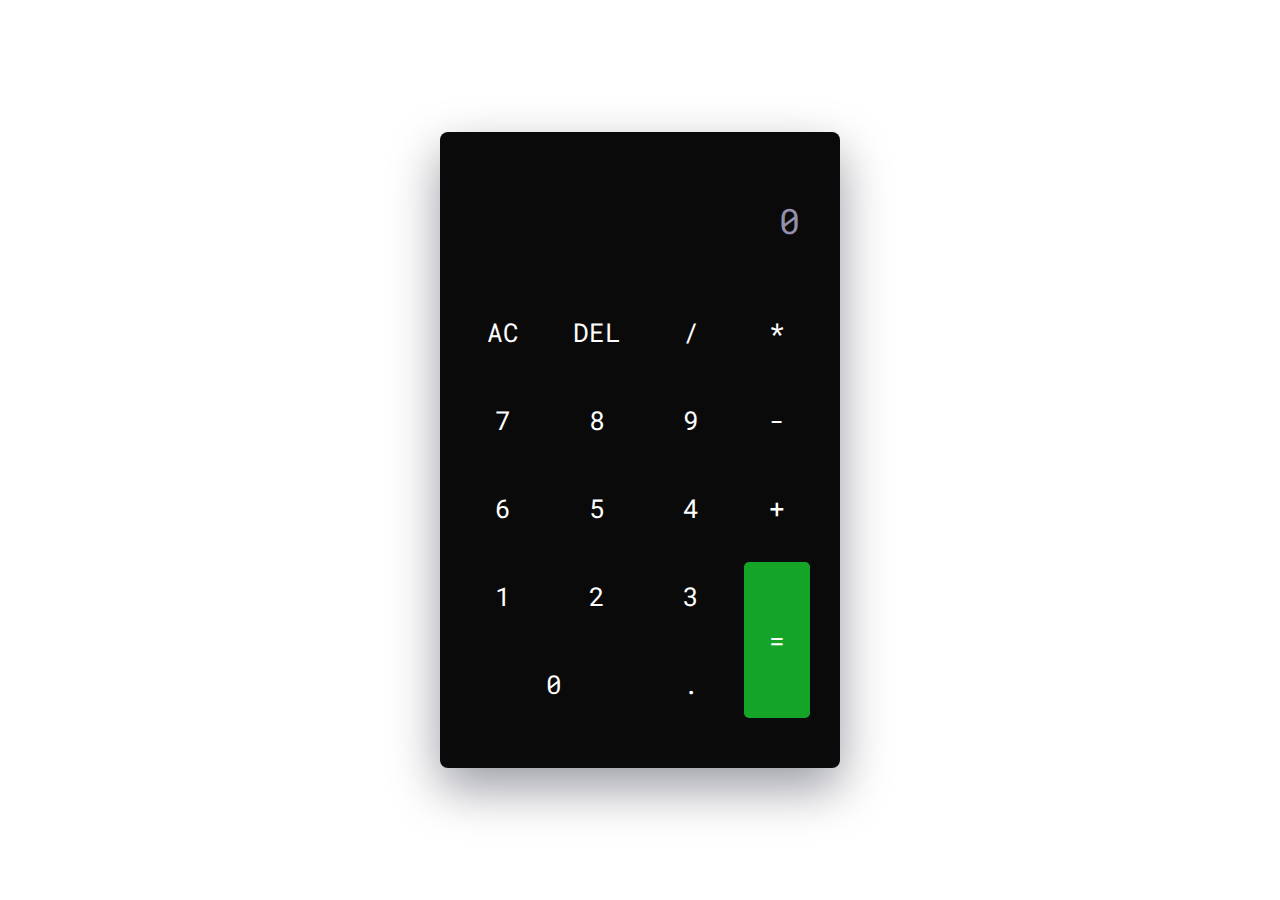
<file: Task3/index.html>
<!DOCTYPE html>
<html lang="en">
  <head>
    <meta name="viewport" content="width=device-width, initial-scale=1.0" />
    <title>Calculator</title>
  
    <link
      href="https://fonts.googleapis.com/css2?family=Roboto+Mono:wght@500&display=swap"
      rel="stylesheet"/>
  
    <link rel="stylesheet" href="style.css" />
  </head>
  <body>
    <div class="calculator">
      <div class="display">
        <input type="text" placeholder="0" id="input" disabled />
      </div>
      <div class="buttons">

        <input type="button" value="AC" id="clear" />
      
        <input type="button" value="DEL" id="erase" />
        <input type="button" value="/" class="input-button" />
        <input type="button" value="*" class="input-button" />

        <input type="button" value="7" class="input-button" />
        <input type="button" value="8" class="input-button" />
        <input type="button" value="9" class="input-button" />
        <input type="button" value="-" class="input-button" />

        <input type="button" value="6" class="input-button" />
        <input type="button" value="5" class="input-button" />
        <input type="button" value="4" class="input-button" />
        <input type="button" value="+" class="input-button" />

        <input type="button" value="1" class="input-button" />
        <input type="button" value="2" class="input-button" />
        <input type="button" value="3" class="input-button" />

        <input type="button" value="=" id="equal" />
        <input type="button" value="0" class="input-button" />
        <input type="button" value="." class="input-button" />
      </div>
    </div>
  
    <script src="script.js"></script>
  </body>
</html>
</file>
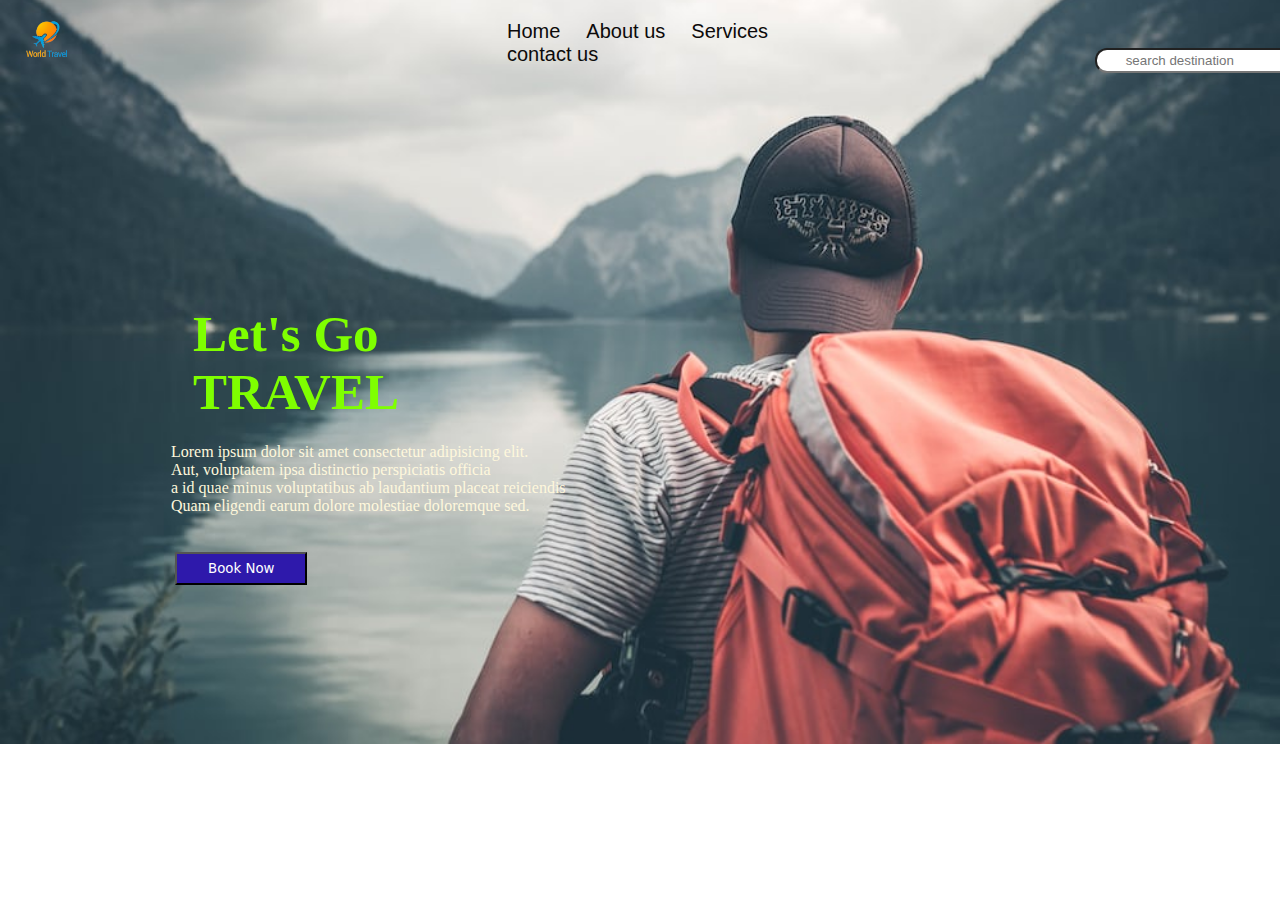
<file: Task1/landing.html>
<!DOCTYPE html>
<html lang="en">
<head>
    <meta charset="UTF-8">
    <meta http-equiv="X-UA-Compatible" content="IE=edge">
    <meta name="viewport" content="width=device-width, initial-scale=1.0">
    <title>World Travel</title>
    <link rel="stylesheet" href="./landing.css">
    <link rel="icon" href="./icon.jpg" type="image/jpeg">
</head>
<body>
    <header>
 

        <div class="left">
    

            <img src="./travel.png" alt="">
     </div>
 
 
   <nav class="navbar">
 <ul>
     
   <li><a href="#">Home</a></li>
   <li><a href="#">About us</a></li>
   <li><a href="#">Services</a></li>
   <li><a href="#">contact us</a></li>
 </ul>
 
<form>
   <div class="search">
 
   <input type="text" name="myname" placeholder=" search destination">
   </div>

   </nav>
         
    </header>
    
       <div class="content">

        <h4>Let's Go <br>TRAVEL</h4>
        <p>Lorem ipsum dolor sit amet consectetur adipisicing elit.<br> Aut, voluptatem ipsa distinctio perspiciatis officia<br> a id quae minus voluptatibus ab laudantium placeat reiciendis<br> Quam eligendi earum dolore molestiae doloremque sed.</p>

        
        <div class="final">
        <button class="btn">Book Now</button>
        </div>
</form>
    </div>
  
</body>
</html>
</file>
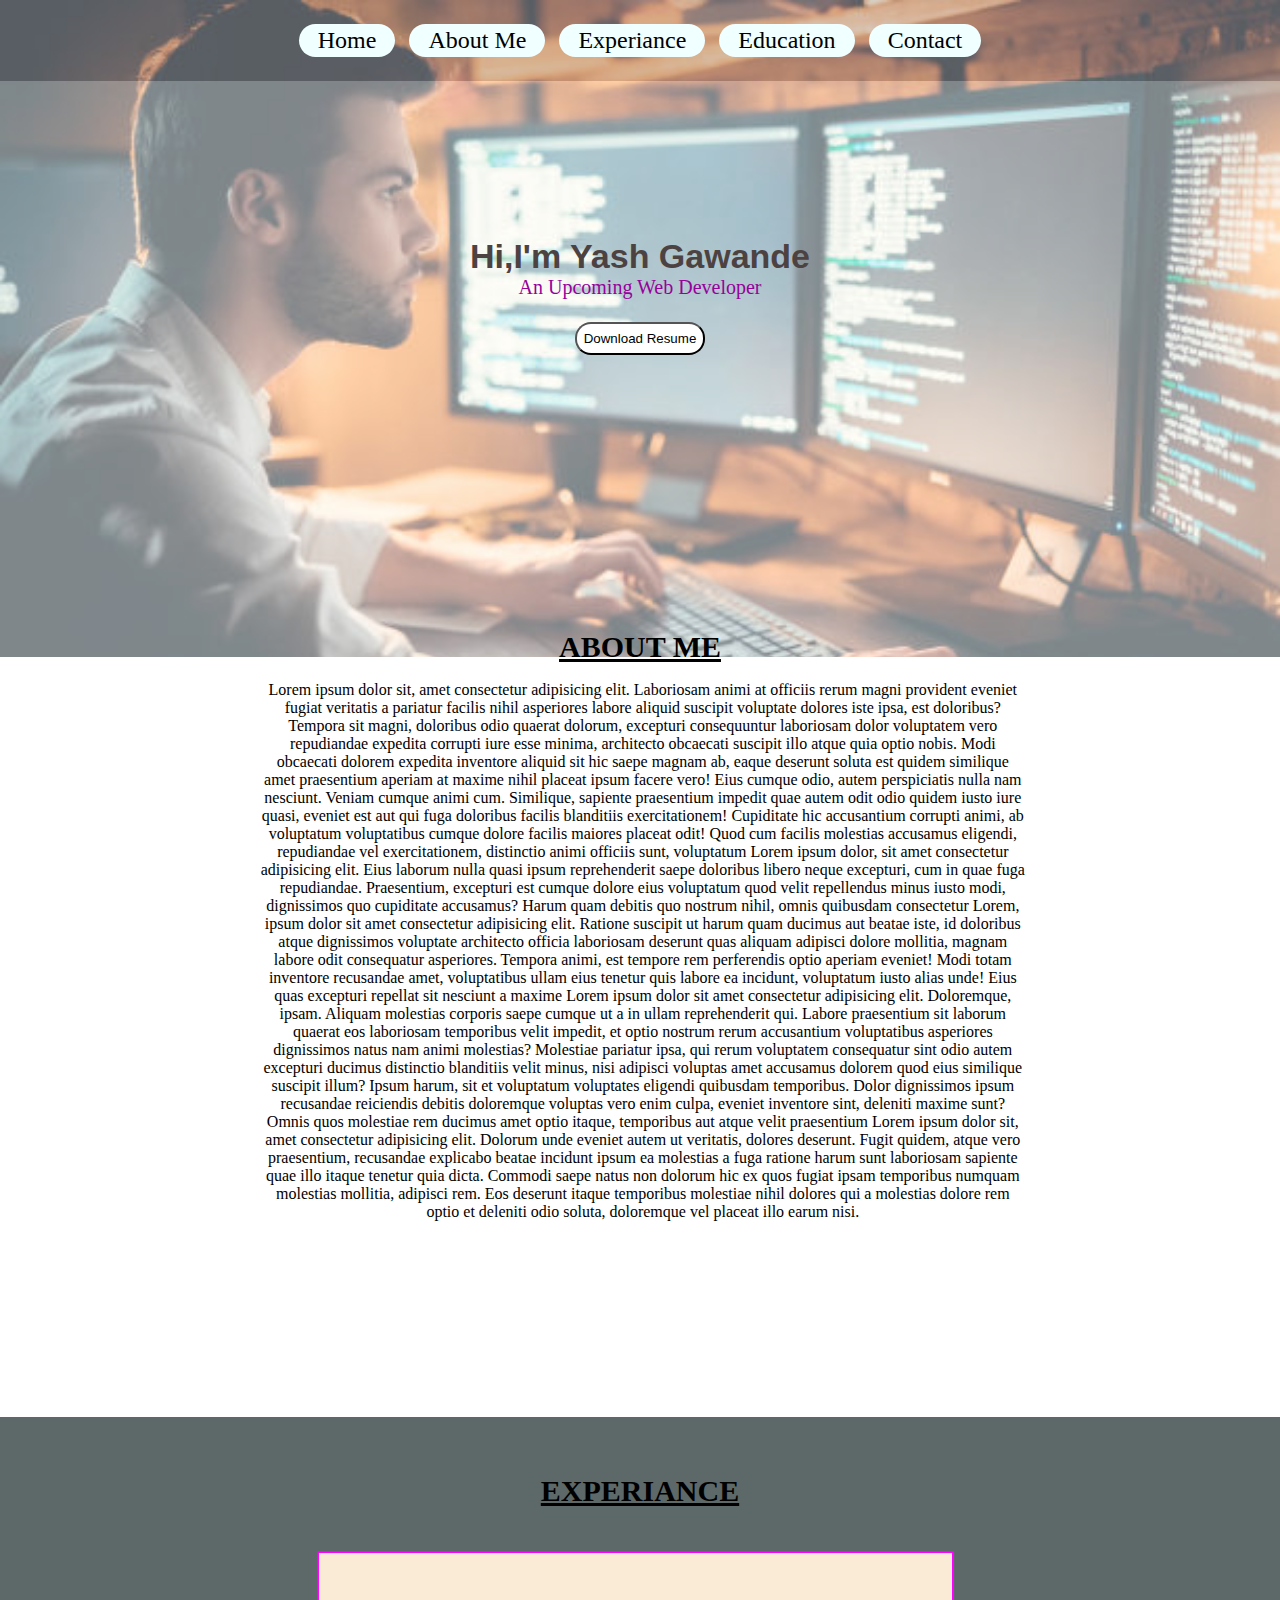
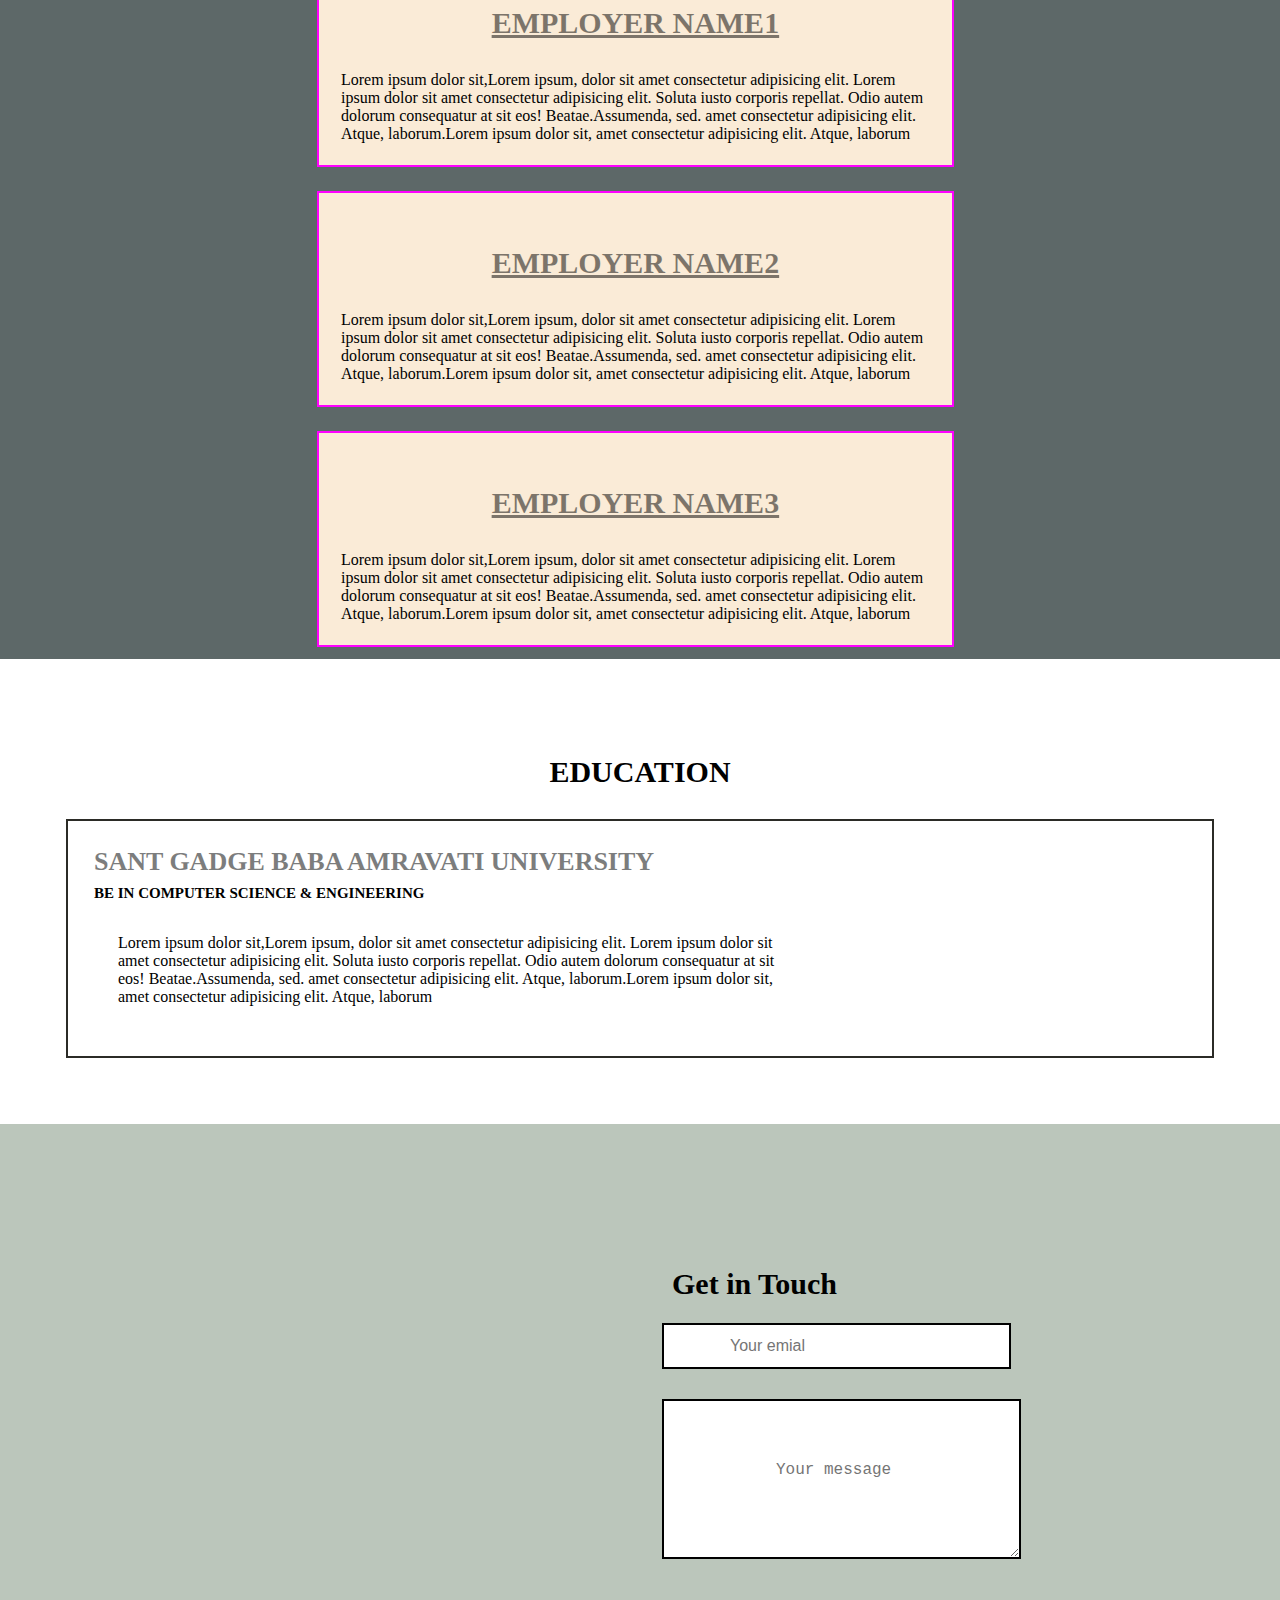
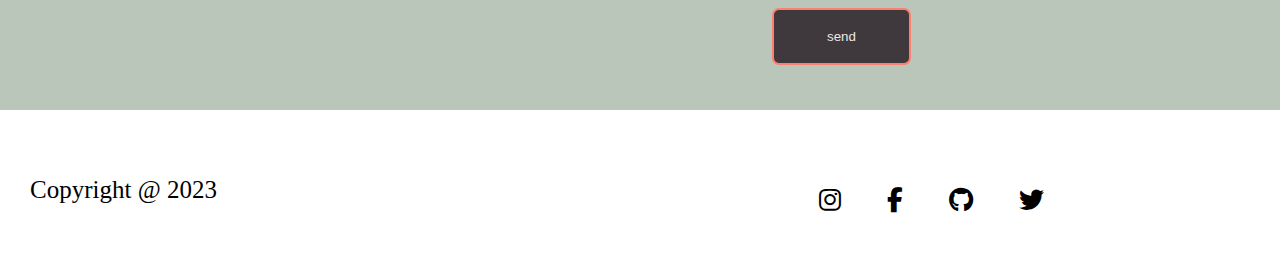
<file: Task2/portfoliocodesoft.html>
<!DOCTYPE html>
<html lang="en">
<head>
    <meta charset="UTF-8">
    <meta http-equiv="X-UA-Compatible" content="IE=edge">
    <meta name="viewport" content="width=device-width, initial-scale=1.0">
    <title>Document</title>
    <link href="https://cdnjs.cloudflare.com/ajax/libs/font-awesome/6.4.2/css/all.min.css" rel="stylesheet">


    <link rel="stylesheet" href="./portcodsoft.css">

    
</head>
<body>
    <nav class="navbar">
        
    
        <ul>
    
          <li><a href="#text">Home</a></li>
          <li><a href="#about">About Me</a></li>
          <li><a href="#exper">Experiance</a></li>
          <li><a href="#edu">Education</a></li>
          <li><a href="#touch">Contact</a></li>
    
    
        </ul>
    
      </nav>

      
  <section id="text">
      
      <h3>Hi,I'm Yash Gawande</h3>
      <p>An Upcoming Web Developer</p>
     
    <button class="btn">Download Resume</button>


  </section>
    
    

  <section id="about">
    <div class="aboutinfo">

        <h3>ABOUT ME</h3>
         <p>Lorem ipsum dolor sit, amet consectetur adipisicing elit. Laboriosam animi at officiis rerum magni provident eveniet fugiat veritatis a pariatur facilis nihil asperiores labore aliquid suscipit voluptate dolores iste ipsa, est doloribus? Tempora sit magni, doloribus odio quaerat dolorum, excepturi consequuntur laboriosam dolor voluptatem vero repudiandae expedita corrupti iure esse minima, architecto obcaecati suscipit illo atque quia optio nobis. Modi obcaecati dolorem expedita inventore aliquid sit hic saepe magnam ab, eaque deserunt soluta est quidem similique amet praesentium aperiam at maxime nihil placeat ipsum facere vero! Eius cumque odio, autem perspiciatis nulla nam nesciunt. Veniam cumque animi cum. Similique, sapiente praesentium impedit quae autem odit odio quidem iusto iure quasi, eveniet est aut qui fuga doloribus facilis blanditiis exercitationem! Cupiditate hic accusantium corrupti animi, ab voluptatum voluptatibus cumque dolore facilis maiores placeat odit! Quod cum facilis molestias accusamus eligendi, repudiandae vel exercitationem, distinctio animi officiis sunt, voluptatum Lorem ipsum dolor, sit amet consectetur adipisicing elit. Eius laborum nulla quasi ipsum reprehenderit saepe doloribus libero neque excepturi, cum in quae fuga repudiandae. Praesentium, excepturi est cumque dolore eius voluptatum quod velit repellendus minus iusto modi, dignissimos quo cupiditate accusamus? Harum quam debitis quo nostrum nihil, omnis quibusdam consectetur Lorem, ipsum dolor sit amet consectetur adipisicing elit. Ratione suscipit ut harum quam ducimus aut beatae iste, id doloribus atque dignissimos voluptate architecto officia laboriosam deserunt quas aliquam adipisci dolore mollitia, magnam labore odit consequatur asperiores. Tempora animi, est tempore rem perferendis optio aperiam eveniet! Modi totam inventore recusandae amet, voluptatibus ullam eius tenetur quis labore ea incidunt, voluptatum iusto alias unde! Eius quas excepturi repellat sit nesciunt a maxime Lorem ipsum dolor sit amet consectetur adipisicing elit. Doloremque, ipsam. Aliquam molestias corporis saepe cumque ut a in ullam reprehenderit qui. Labore praesentium sit laborum quaerat eos laboriosam temporibus velit impedit, et optio nostrum rerum accusantium voluptatibus asperiores dignissimos natus nam animi molestias? Molestiae pariatur ipsa, qui rerum voluptatem consequatur sint odio autem excepturi ducimus distinctio blanditiis velit minus, nisi adipisci voluptas amet accusamus dolorem quod eius similique suscipit illum? Ipsum harum, sit et voluptatum voluptates eligendi quibusdam temporibus. Dolor dignissimos ipsum recusandae reiciendis debitis doloremque voluptas vero enim culpa, eveniet inventore sint, deleniti maxime sunt? Omnis quos molestiae rem ducimus amet optio itaque, temporibus aut atque velit praesentium Lorem ipsum dolor sit, amet consectetur adipisicing elit. Dolorum unde eveniet autem ut veritatis, dolores deserunt. Fugit quidem, atque vero praesentium, recusandae explicabo beatae incidunt ipsum ea molestias a fuga ratione harum sunt laboriosam sapiente quae illo itaque tenetur quia dicta. Commodi saepe natus non dolorum hic ex quos fugiat ipsam temporibus numquam molestias mollitia, adipisci rem. Eos deserunt itaque temporibus molestiae nihil dolores qui a molestias dolore rem optio et deleniti odio soluta, doloremque vel placeat illo earum nisi.</p>

    </div>
  </section>

  <section id="exper">
  
    <div class="experiamce">
        <h2>EXPERIANCE</h2>

        <div class="first">
    <h2>EMPLOYER NAME1</h2>
    <p>Lorem ipsum dolor sit,Lorem ipsum, dolor sit amet consectetur adipisicing elit. Lorem ipsum dolor sit amet consectetur adipisicing elit. Soluta iusto corporis repellat. Odio autem dolorum consequatur at sit eos! Beatae.Assumenda, sed. amet consectetur adipisicing elit. Atque, laborum.Lorem ipsum dolor sit, amet consectetur adipisicing elit. Atque, laborum</p>
    
        </div>
    
        <div class="first">
    <h2>EMPLOYER NAME2</h2>
    <p>Lorem ipsum dolor sit,Lorem ipsum, dolor sit amet consectetur adipisicing elit. Lorem ipsum dolor sit amet consectetur adipisicing elit. Soluta iusto corporis repellat. Odio autem dolorum consequatur at sit eos! Beatae.Assumenda, sed. amet consectetur adipisicing elit. Atque, laborum.Lorem ipsum dolor sit, amet consectetur adipisicing elit. Atque, laborum</p>
        </div>
    
        <div class="first">
            <h2>EMPLOYER NAME3</h2>
            <p>Lorem ipsum dolor sit,Lorem ipsum, dolor sit amet consectetur adipisicing elit. Lorem ipsum dolor sit amet consectetur adipisicing elit. Soluta iusto corporis repellat. Odio autem dolorum consequatur at sit eos! Beatae.Assumenda, sed. amet consectetur adipisicing elit. Atque, laborum.Lorem ipsum dolor sit, amet consectetur adipisicing elit. Atque, laborum</p>
        </div>

    </div>
  </section>


  <section id="edu">
<div class="education">
  <h2>EDUCATION</h2>


  <div class="content">
    <h4>SANT GADGE BABA AMRAVATI UNIVERSITY</h4>
    <h5>BE IN COMPUTER SCIENCE & ENGINEERING</h5>
    <p>Lorem ipsum dolor sit,Lorem ipsum, dolor sit amet consectetur adipisicing elit. Lorem ipsum dolor sit amet consectetur adipisicing elit. Soluta iusto corporis repellat. Odio autem dolorum consequatur at sit eos! Beatae.Assumenda, sed. amet consectetur adipisicing elit. Atque, laborum.Lorem ipsum dolor sit, amet consectetur adipisicing elit. Atque, laborum</p>

</div>
</div>

  </section>



<form action="">
  <section id="touch">
<div class="contact">
    
  <div class="form">
    <h3>Get in Touch</h3>
     <input type="email" placeholder="Your emial"><br><br>
     <textarea name="text" placeholder="Your message"></textarea><br><br>
     <button class="sendbut">send</button>

  </div>

</div>

</div>
  
  </section>

<div class="links">
  <p>Copyright @ 2023</p>
    
  
     <i class="fa-brands fa-instagram"></i>
     <i class="fa-brands fa-facebook-f"></i>
     <i class="fa-brands fa-github"></i>
     <i class="fa-brands fa-twitter"></i>


    </div>
  
</body>
</html>
</file>
<file: Task3/style.css>
* {
  padding: 0;
  margin: 0;
  box-sizing: border-box;
  font-family: "Roboto Mono", monospace;
}
body {
  height: 100vh;

}
.calculator {
  width: 400px;
  background-color: #0a0a0a;
  padding: 50px 30px;
  position: absolute;
  transform: translate(-50%, -50%);
  top: 50%;
  left: 50%;
  border-radius: 8px;
  box-shadow: 0 20px 50px rgba(0, 5, 24, 0.4);
}
.display {
  width: 100%;
}
.display input {
  width: 100%;
  padding: 15px 10px;
  text-align: right;
  border: none;
  background-color: transparent;
  color: #ffffff;
  font-size: 35px;
}
.display input::placeholder {
  color: #9490ac;
}
.buttons {
  display: grid;
  grid-template-columns: repeat(4, 1fr);
  grid-gap: 20px;
  margin-top: 40px;
}
.buttons input[type="button"] {
  font-size: 26px;
  padding: 17px;
  border: none;
  background-color: transparent;
  color: #ffffff;
  cursor: pointer;
  border-radius: 5px;
}
.buttons input[type="button"]:hover {
  box-shadow: 0 8px 25px #000d2e;
}
input[type="button"]#equal {
  grid-row: span 2;
  background-color: #14a528;
}
input[type="button"][value="0"] {
  grid-column: span 2;
}
</file>
<file: Task1/landing.css>
body
{
    background: url('./photo-1503220317375-aaad61436b1b.jpeg');
    background-repeat: no-repeat;
    background-position: center;
    height: 606px;
    width: 100%;
    background-size: cover;
}
.navbar
{
    
    width: 30%;
    margin: 20px auto;

}

.navbar li
{
    display: inline-block;
}
.navbar li a
{
    text-decoration: none;
    padding: 18px;
    margin: -7px;
    color: rgb(12, 10, 10);
    font-family: -apple-system, BlinkMacSystemFont, 'Segoe UI', Roboto, Oxygen, Ubuntu, Cantarell, 'Open Sans', 'Helvetica Neue', sans-serif;
    font-size: 20px;

}
.navbar li a:hover
{
   text-decoration:underline;
   
}

img
{   
     width: 69px;
    float: left;
    margin: -15px 4px;
    height: 70px;
}
.right
{
    float: right;
    padding: 3px 7px;
    margin: -67px 4px;

}
.content
{
    padding: 80px 44px;
    margin: 99px;
}
h4
{    margin: 16px;
    font-size: 51px;
    padding: 2px 26px;
    color: chartreuse;
}
p{
    font-size: 16px;
    margin: 20px;
    color: cornsilk;
}
.btn
{
    margin: 17px 24px;
    padding: 7px 31px;
    font-family: system-ui;
    background-color: #2e19ab;
    color: white;
    cursor: pointer;
}
.btn:hover
{
    background-color: rgb(22, 16, 21)
}
.search
{
    padding: 13px;
}
input
{
    float: right;
    padding: 3px 25px;
    margin: -47px -499px;    
    border-radius: 12px;
}
</file>
<file: Task2/portcodsoft.css>
*
{
    margin: 0;
    padding:0;
}
html
{
    scroll-behavior: smooth;
}
    

    #logo img{
    height: 40px;
    margin: 11px;
    border-radius: 10px;
}
/*this is navbar part*/
.navbar
{
    display: flex;
   text-align: center;
   align-items: center;
   justify-content: center;
   padding: 17px;

}
.navbar ul{
    list-style: none;
    display: flex; 
    
}
.navbar ul li
{
    font-size: 1.5rem;

}
.navbar ul li a{
    padding: 3px 19px;
    margin: 7px;
    color: black;
    border-radius: 20px;
    text-decoration: none;
}
.navbar::before
{
    content: "";
    background-color: rgb(126 119 125);
   /* position: fixed;*/
   position: absolute;
    height: 9%;
    width: 100%;
    z-index: -1;
    opacity: 0.6;
    top: 0;
    left: 0;
}
.navbar li a:hover
{
    background-color:white;
    border-radius: 8px;
}

#text
{
   /* margin: 58px 18px;*/
   display: flex;
   flex-direction: column;
    height: 423px;
    padding: 3px 200px;
    justify-content: center;
    text-align: center;
    align-items: center;

}
#text::before 
{
    content: "";
    position: absolute;
    background-image: url(./photo.jpg);
    height: 73%;
    width: 100%;
    z-index: -1;
    background-repeat: no-repeat;
    background-size: cover;
    top: 0px;
    opacity: 0.5;
}
#text h3
{
    color: #4d4242;
    font-size: 34px;
    font-family: 'Lucida Sans', 'Lucida Sans Regular', 'Lucida Grande', 'Lucida Sans Unicode', Geneva, Verdana, sans-serif;
}
#text p
{
    color: #96029a;
    font-size: 20px;
}
.btn
{
    color: black;
    background-color:white;
    padding: 7px;
    margin-top: 23px;
    cursor: pointer;
    border-radius: 16px;
}
.btn:hover
{
    color: #e0e7e7;
    background-color: #473a3a;
}

#about
{
    padding: 60px;
    text-align: center;
}
#about h3
{
    padding-top: 60px;
    font-size: 30px;
    text-decoration: underline;

}
#about p
{
    left: 200px;
    position: relative;
    font-size: 16px;
    height: 676px;
    padding-top: 17px;
    width: 66%;
    text-align: center;
}
.navbar
{
    text-align: center;
}
.navbar a 
{
    display: inline-block;
    justify-content: center;
    align-items: center;
    background: azure;
    padding-left: 17px;
}
#exper
{
    background-color: #5d6868;
    display: grid;
    padding-top: 26px;
    justify-content: center;
}
#exper h2
{
    font-size: 30px;
    margin: 7px;
    padding: 24px;
    text-decoration: underline;
    text-align: center;
}
.first {
    border: 2px solid fuchsia;
    background-color: antiquewhite;
    padding: 22px;
    margin: 12px;
    position: relative;
    left: 305px;
    width: 46%;
    display: inline-block;
}
.first h2
{
    font-size: 20px;
    opacity: .5;
}


#edu
{
    padding: 66px;;
}
#edu h2
{
    padding: 30px;
    text-align: center;
    font-size: 30px;
}
.content
{
    border: 2px solid #2b2b26;
    padding: 18px;
}
.content h4
{
    color: #262828;
    padding: 8px;
    font-size: 26px;
    opacity: .6;
}
.content h5
{
    position: relative;
    font-size: 15px;
    left: 8px;

}
.content p
{
    width: 60%;
    font-size: 16px;
    padding: 32px;
}
#touch
{
    padding: 127px;
    height: 332px;
    background-color: #9a9a;
}
.form
{

    padding-bottom: 21px;
    left: 656px;
    position: absolute;
}
.form h3
{
    font-size: 30px;
    padding: 16px;
}
input
{
    padding: 12px 66px;
    font-size: 16px;
    margin: 6px;
    padding-right: 72px;
    border: 2px solid black;
}
textarea
{
    padding: 60px 112px;
    font-size: 16px;
    margin: 6px;
    padding-right: 28px;
    border: 2px solid black;
}
.sendbut
{
    padding: 19px 53px;
    margin: 21px 116px;
    cursor: pointer;
    background-color: #3f383c;
    color: #eee6e6;
    border-radius: 7px;
    border: 2px solid salmon;
}



.links
{
    padding-top: 34px;
    height: -11px;
    bottom: -2px;
    position: relative;
    font-size: 25px;
    margin: 30px 30px;
    height: 55px;


}
.links i
{
    padding: 20px;
    bottom: 36px;
    position: relative;
    left: 63%;
    cursor: pointer;
    transition: 1s;
}


.links i:hover
{
    cursor: pointer;
    
}
.fa-facebook-f
{ 
    color: black;

}
.fa-facebook-f:hover
{
    color: blue
}

.fa-instagram
{
    color: black;
}
.fa-instagram:hover
{
    color: red;
}

.fa-github:hover
{
    color: rgb(26, 117, 41);
}
.fa-twitter:hover
{
 color: blue;
}
</file>
